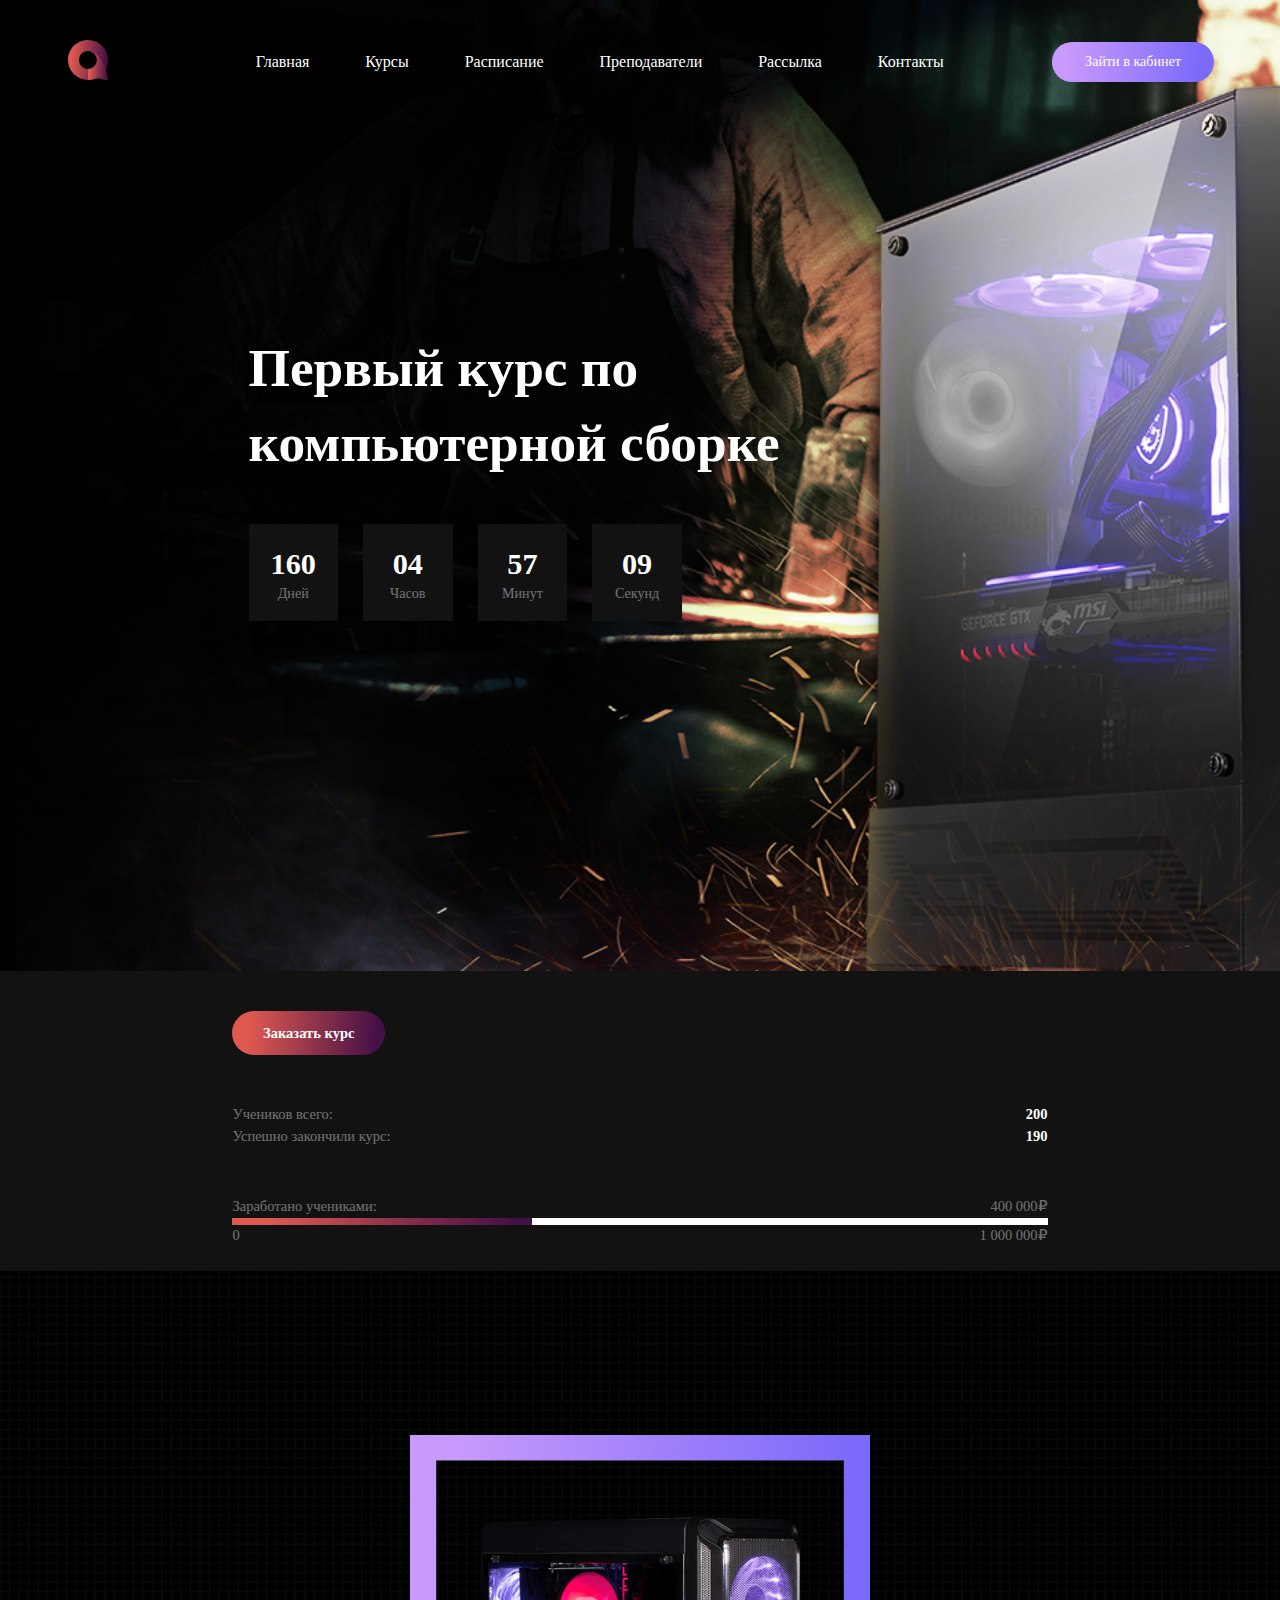
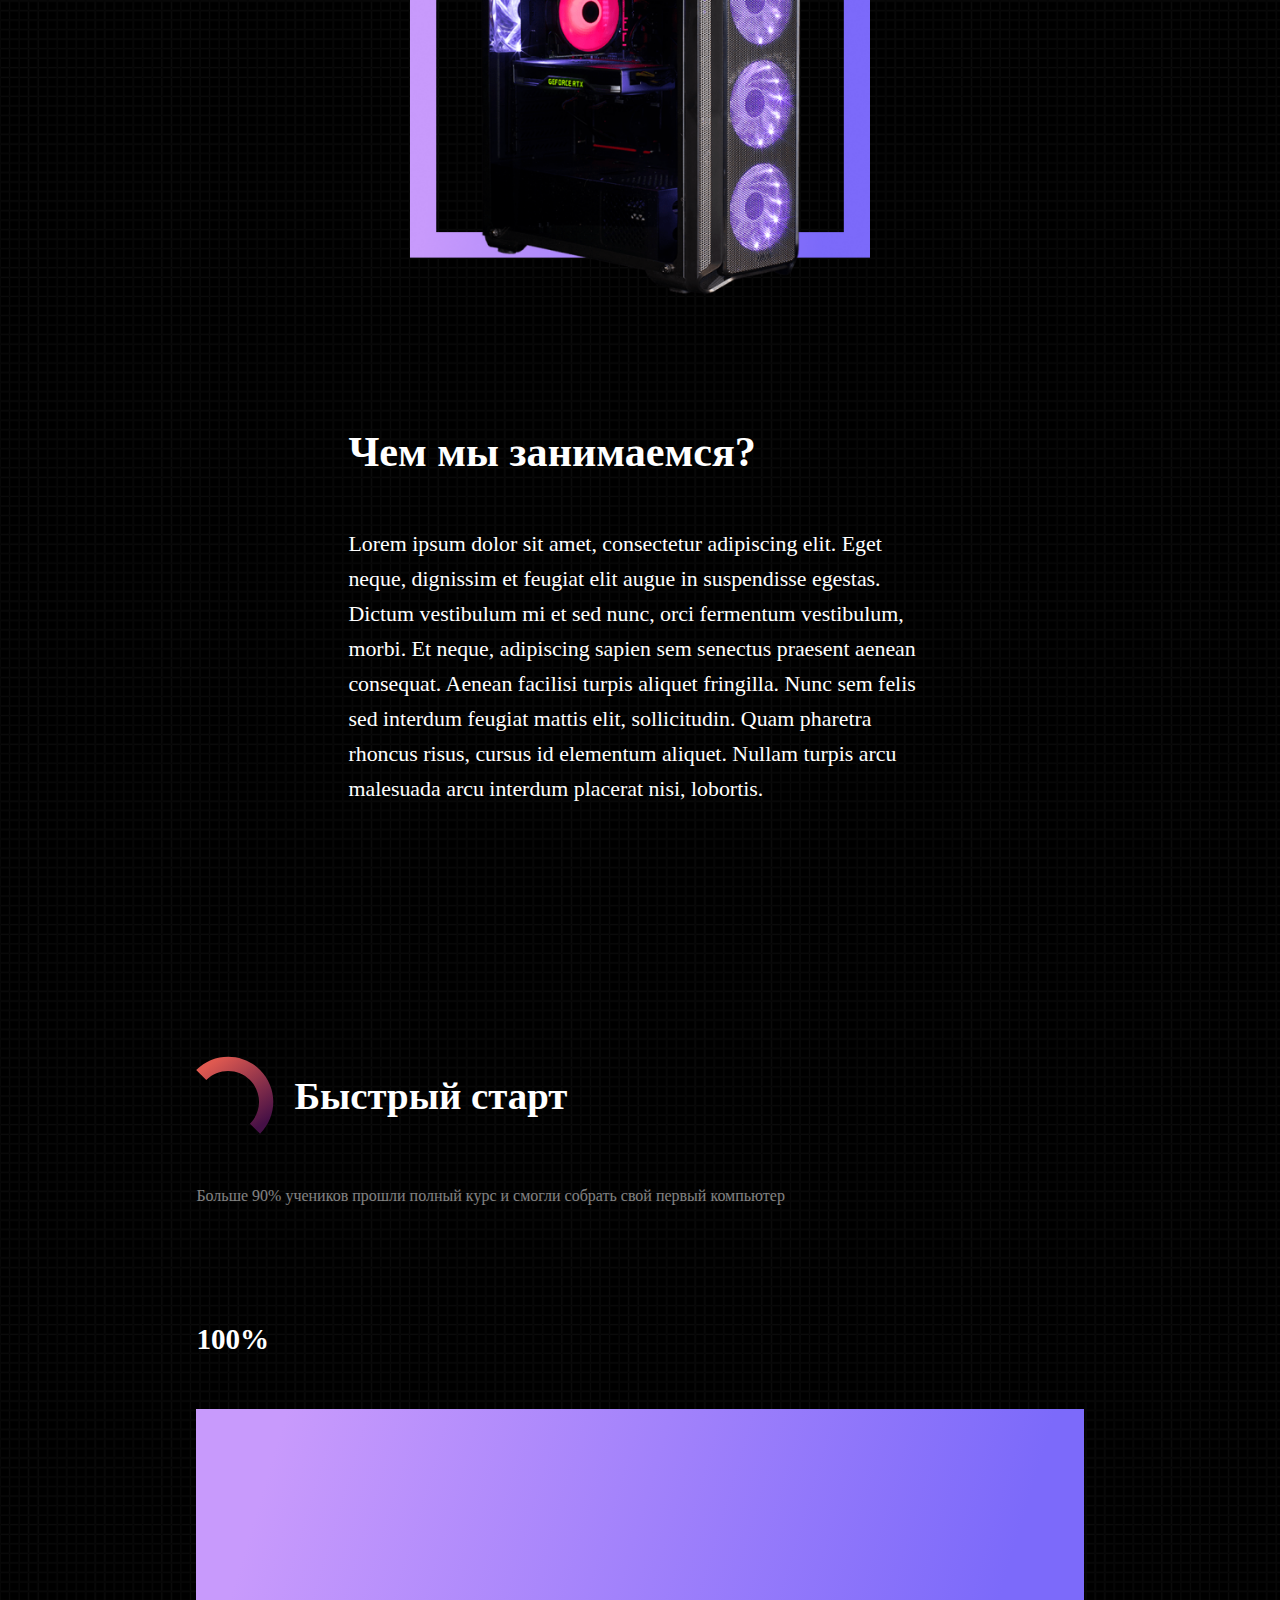
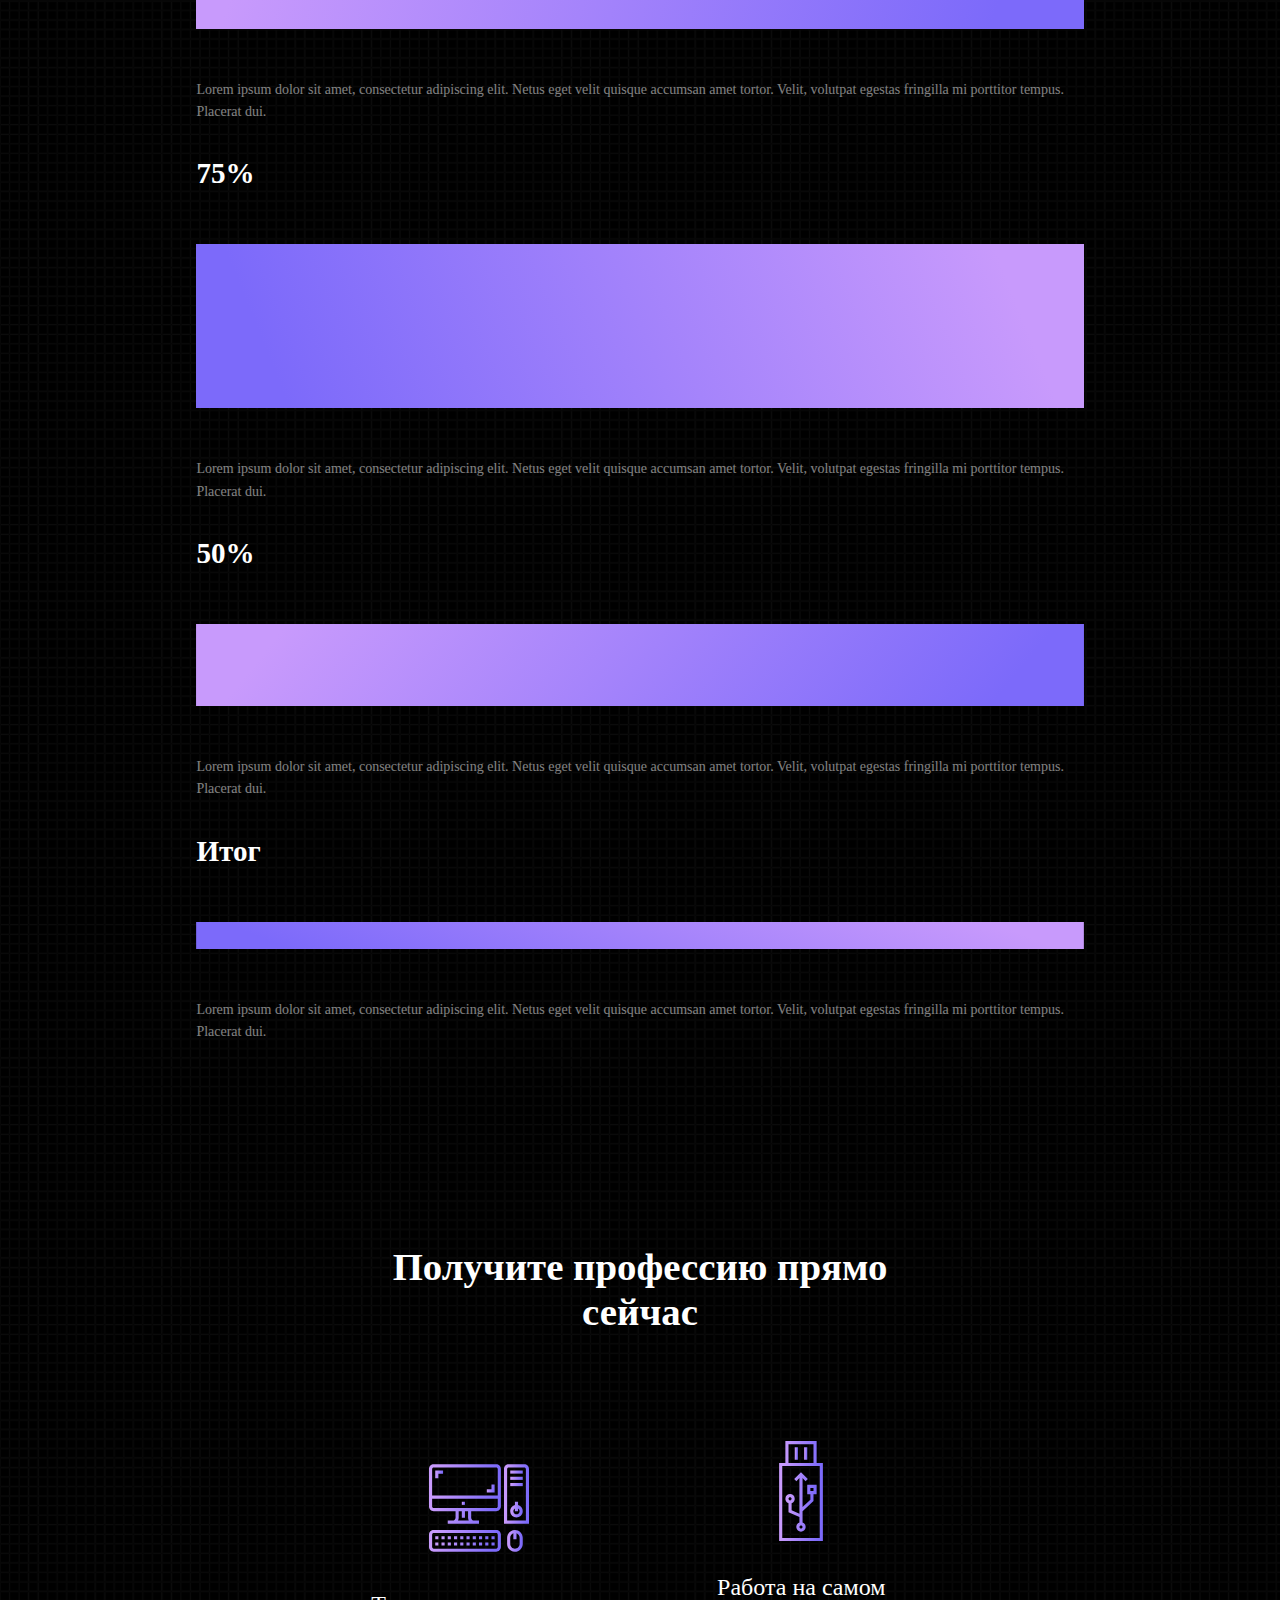
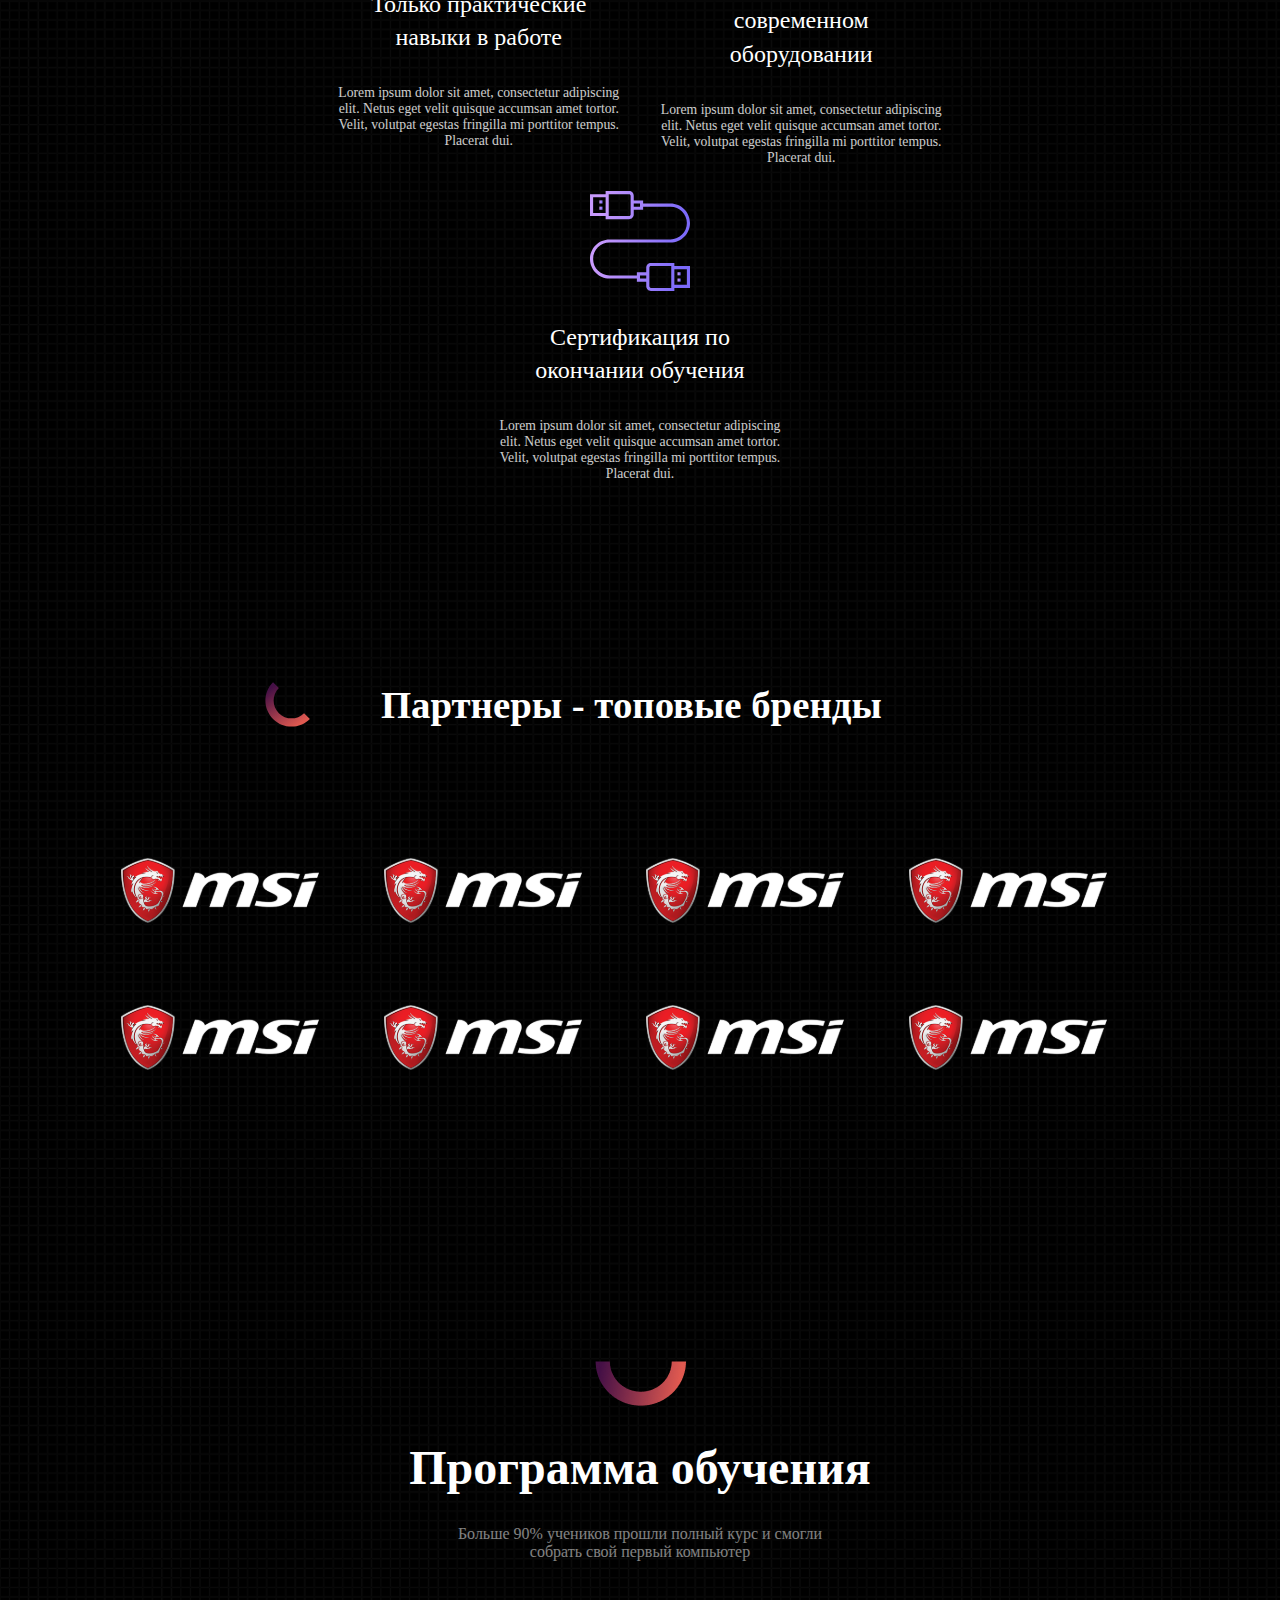
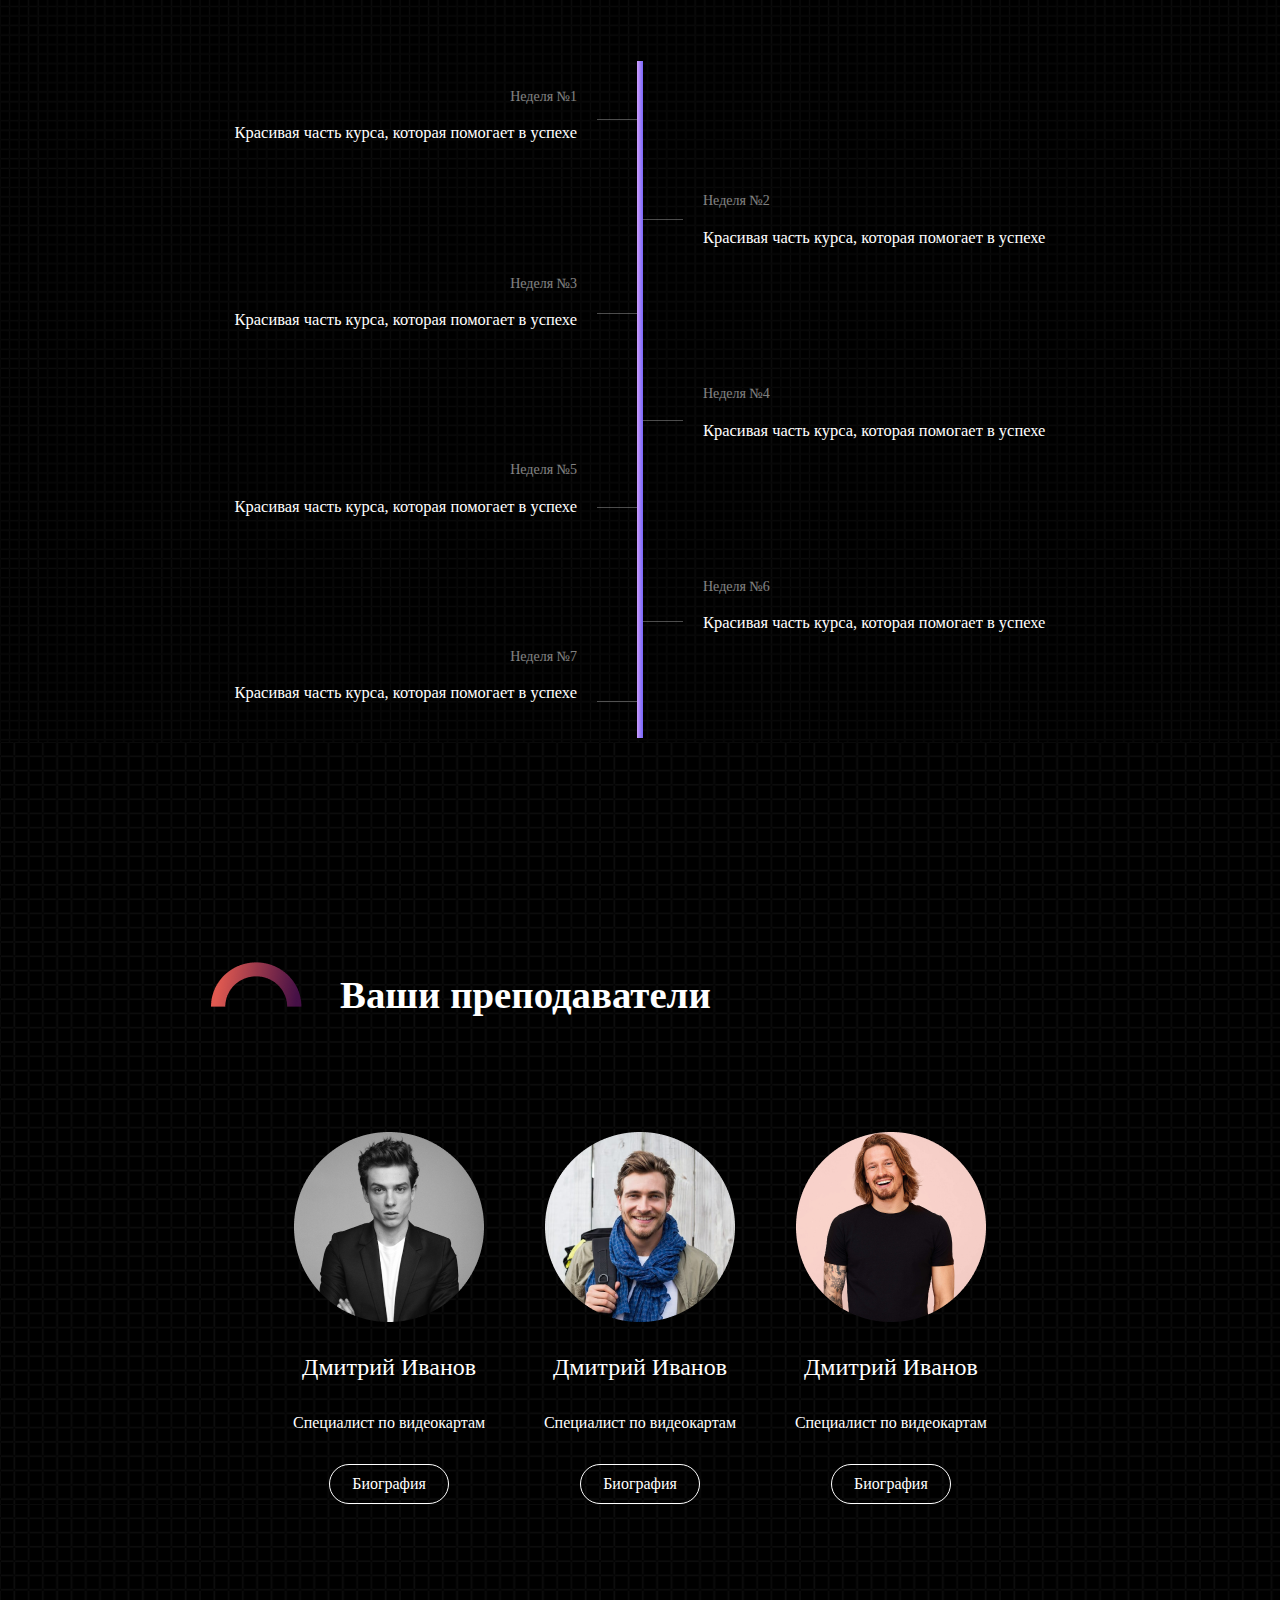
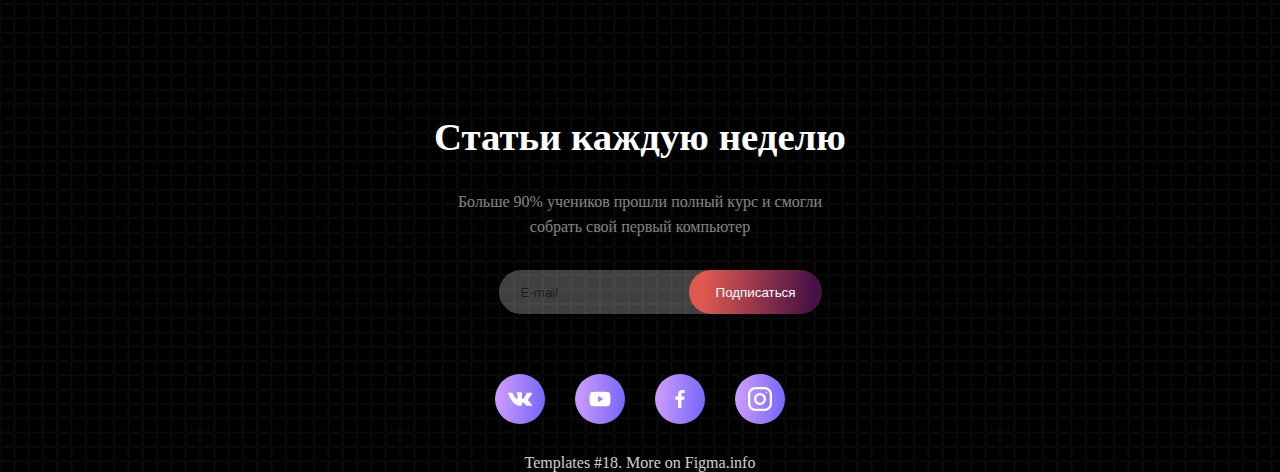
<file: Task/index.html>
<!DOCTYPE html>
<html lang="en">

<head>
    <meta charset="UTF-8">
    <meta http-equiv="X-UA-Compatible" content="IE=edge">
    <meta name="viewport" content="width=device-width, initial-scale=1.0">
    <title>Document</title>
    <link rel="stylesheet" href="styles/style.css">
</head>

<body id="appBody">
    <header class="header" id="id0">
        <div class="bg__image">
        </div>
        <nav class="navbar">
            <div class="navbar__logo">
                <img src="./assets/logo.svg" alt="logo">
            </div>
            <div class="navbar__items">
                <ul class="navbar__items__list">
                </ul>
            </div>
            <div class="navbar__button">
                <button class="button__item">Зайти в кабинет</button>
            </div>
            <div class="menu__icon">
                <span></span><span></span><span></span>
            </div>
        </nav>
    </header>
    <div class="div__input hidden">
        <button class="close__modal1">&times;</button>
        <p class="text">Вход</p>
        <p class="email">Электронный адрес</p>
        <form>
            <input type="email" placeholder="Введите адрес электронной почты" class="input__email" name="email">
            <p class="error"></p>
            <p class="password">Пароль</p>
            <input type="password" placeholder="Введите свой пароль" class="input__password" name="password">
            <button class="input__button">Войти</button>
        </form>
        <span class="create__new__account">У вас нет аккаунта? </span> <a href="#" class="create__new__account__link">
            Создать новый аккаунт</a>
    </div>

    <section class="first__course" id="id1">
        <p class="text__first__course">
            Первый курс
            по компьютерной сборке
        </p>
        <div class="timer">
            <div class="time">
                <p class="days timer__items__p"></p>
                <small class="timer__items__span">Дней</small>
            </div>
            <div class="time">
                <p class="hours timer__items__p"></p>
                <small class="timer__items__span">Часов</small>
            </div>
            <div class="time">
                <p class="minutes timer__items__p"></p>
                <small class="timer__items__span">Минут</small>
            </div>
            <div class="time">
                <p class="seconds timer__items__p"></p>
                <small class="timer__items__span">Секунд</small>
            </div>
        </div>
    </section>


    <section class="order__course" id="id1">
        <div class="order__course__btn">
            <button class="order__course__btn__text"><a href="./main.html" target="_blank">Заказать
                    курс</a></button>
        </div>
        <div class="students">
            <div class="students__item">
                <span class="order__course__text1">Учеников всего:</span>
                <span class="order__course__text2">200</span>
            </div>
            <div class="students__item">
                <span class="order__course__text1">Успешно закончили курс:</span>
                <span class="order__course__text2">190</span>
            </div>
        </div>
        <div class="order__course__earned">
            <div class="order__course__earned__up">
                <span class="earned__by__students order__course__text1">Заработано учениками:</span>
                <span class="order__course__text1">400 000₽</span>
            </div>
            <div class="scale">
                <div class="scale__left"></div>
                <div class="scale__right"></div>
            </div>
            <div class="money">
                <span class="money__start order__course__text1">0</span>
                <span class="money__end order__course__text1">1 000 000₽</span>
            </div>
        </div>
    </section>

    <section class="what__we__do" id="id2">
        <div class="image__square">
            <img src="./assets/about__img.png" alt="" class="img">
        </div>
        <div class="what__we__do__text">
            <p class="text__up">Чем мы занимаемся?</p>
            <p class="text__down">
                Lorem ipsum dolor sit amet, consectetur adipiscing elit. Eget neque, dignissim et
                feugiat elit augue in suspendisse egestas. Dictum vestibulum mi et sed nunc, orci fermentum
                vestibulum, morbi. Et neque, adipiscing sapien sem senectus praesent aenean consequat. Aenean
                facilisi turpis aliquet fringilla. Nunc sem felis sed interdum feugiat mattis elit, sollicitudin.
                Quam pharetra rhoncus risus, cursus id elementum aliquet. Nullam turpis arcu malesuada arcu interdum
                placerat nisi, lobortis.
            </p>
        </div>
    </section>

    <section class="contanier">
        <div class="quick__start">
            <div class="quick__start__header">
                <img src="./assets/quick_start_logo.svg" alt="Logo Part" class="quick__start__logo__part" />
                <span>Быстрый старт</span>
            </div>
            <span>
                Больше 90% учеников прошли полный курс и смогли собрать свой первый
                компьютер
            </span>
            <div class="quick__start__statistics">
                <div class="quick__start__statistics__items">
                    <span class="statistic__num__row">100%</span>
                    <img id="graph_first_line" src="./assets/graph_first_line.svg" alt="graph lines" />
                    <span class="statistics__description__text">Lorem ipsum dolor sit amet, consectetur adipiscing elit.
                        Netus
                        eget velit quisque accumsan amet tortor. Velit, volutpat egestas
                        fringilla mi porttitor tempus. Placerat dui.</span>
                </div>


                <div class="quick__start__statistics__items">
                    <span class="statistic__num__row">75%</span>
                    <img id="graph_first_line" src="./assets/graph_second_line.svg" alt="graph lines" />
                    <span class="statistics__description__text">Lorem ipsum dolor sit amet, consectetur adipiscing elit.
                        Netus
                        eget velit quisque accumsan amet tortor. Velit, volutpat egestas
                        fringilla mi porttitor tempus. Placerat dui.</span>
                </div>


                <div class="quick__start__statistics__items">
                    <span class="statistic__num__row">50%</span>
                    <img id="graph_first_line" src="./assets/graph_third_line.svg" alt="graph lines" />
                    <span class="statistics__description__text">Lorem ipsum dolor sit amet, consectetur adipiscing elit.
                        Netus
                        eget velit quisque accumsan amet tortor. Velit, volutpat egestas
                        fringilla mi porttitor tempus. Placerat dui.</span>
                </div>


                <div class="quick__start__statistics__items">
                    <span class="statistic__num__row">Итог</span>
                    <img id="graph_first_line" src="./assets/graph_forth_line.svg" alt="graph lines" />
                    <span class="statistics__description__text">Lorem ipsum dolor sit amet, consectetur adipiscing elit.
                        Netus
                        eget velit quisque accumsan amet tortor. Velit, volutpat egestas
                        fringilla mi porttitor tempus. Placerat dui.</span>
                </div>

            </div>

        </div>
        <div class="get__your__work">
            <div class="get__your__work__header">
                <span>Получите профессию прямо сейчас</span>
            </div>
            <div class="get__your__work__items">
                <div class="get__your__work__item">
                    <img src="./assets/comp_logo.svg" alt="Logo" class="get__your__work__logo" />
                    <span class="get__your__work__item__span">Только практические навыки в работе</span>
                    <span class="get__your__work__lorem">Lorem ipsum dolor sit amet, consectetur adipiscing elit. Netus
                        eget
                        velit quisque accumsan amet tortor. Velit, volutpat egestas
                        fringilla mi porttitor tempus. Placerat dui.</span>
                </div>
                <div class="get__your__work__item">
                    <img src="./assets/flesh_logo.svg" alt="Logo" class="get__your__work__logo" />
                    <span class="get__your__work__item__span">Работа на самом современном оборудовании</span>
                    <span class="get__your__work__lorem">Lorem ipsum dolor sit amet, consectetur adipiscing elit. Netus
                        eget
                        velit quisque accumsan amet tortor. Velit, volutpat egestas
                        fringilla mi porttitor tempus. Placerat dui.</span>
                </div>
                <div class="get__your__work__item">
                    <img src="./assets/usb_logo.svg" alt="Logo" class="get__your__work__logo" />
                    <span class="get__your__work__item__span">Сертификация по окончании обучения</span>
                    <span class="get__your__work__lorem">Lorem ipsum dolor sit amet, consectetur adipiscing elit. Netus
                        eget
                        velit quisque accumsan amet tortor. Velit, volutpat egestas
                        fringilla mi porttitor tempus. Placerat dui.</span>
                </div>

            </div>
        </div>
        <div class="coworkers__brends">
            <div class="coworkers__brends__header">
                <img src="./assets/quick_start_logo.svg" alt="" />
                <span>Партнеры - топовые бренды</span>
            </div>
            <div class="brand">
                <div class="brand__items">
                    <img src="./assets/msi_logo.svg" alt="">
                </div>
                <div class="brand__items">
                    <img src="./assets/msi_logo.svg" alt="">
                </div>
                <div class="brand__items">
                    <img src="./assets/msi_logo.svg" alt="">
                </div>
                <div class="brand__items">
                    <img src="./assets/msi_logo.svg" alt="">
                </div>
                <div class="brand__items">
                    <img src="./assets/msi_logo.svg" alt="">
                </div>
                <div class="brand__items">
                    <img src="./assets/msi_logo.svg" alt="">
                </div>
                <div class="brand__items">
                    <img src="./assets/msi_logo.svg" alt="">
                </div>
                <div class="brand__items">
                    <img src="./assets/msi_logo.svg" alt="">
                </div>
            </div>
        </div>
    </section>

    <section class="container__">

        <div class="container1">
            <div class="arrow">
                <img src="./assets/arrow.png">
            </div>
            <div class="title">
                <span> Программа обучения</span>
            </div>
            <div>
                <p class="text">
                    Больше 90% учеников прошли полный курс и смогли <br> собрать свой первый компьютер </br>
                </p>
            </div>
        </div>

        <div class="container2">

            <div class="info_section1">

                <div>
                    <div class="shabat1">Неделя №1</div>
                    <div class="text1">Красивая часть курса, которая помогает в успехе</div>
                </div>

                <div>
                    <div class="shabat1">Неделя №3</div>
                    <div class="text1">Красивая часть курса, которая помогает в успехе</div>
                </div>

                <div>
                    <div class="shabat1">Неделя №5</div>
                    <div class="text1">Красивая часть курса, которая помогает в успехе</div>
                </div>

                <div>
                    <div class="shabat1">Неделя №7</div>
                    <div class="text1">Красивая часть курса, которая помогает в успехе</div>
                </div>
            </div>


            <div class="info_section2">
                <img class="line1" src="./assets/Line 5.png">
                <img class="line1" src="./assets/Line 5.png">
                <img class="line1" src="./assets/Line 5.png">
                <img class="line1" src="./assets/Line 5.png">
            </div>

            <div class="info_section3">
                <img src="./assets/timeline.png">
            </div>

            <div class="info_section4">
                <img class="line2" src="./assets/Line 5.png">
                <img class="line3" src="./assets/Line 5.png">
                <img class="line4" src="./assets/Line 5.png">
            </div>

            <div class="info_section5">

                <div>
                    <div class="shabat2">Неделя №2</div>
                    <div class="text2">Красивая часть курса, которая помогает в успехе</div>
                </div>

                <div>
                    <div class="shabat2">Неделя №4</div>
                    <div class="text2">Красивая часть курса, которая помогает в успехе</div>
                </div>

                <div>
                    <div class="shabat2">Неделя №6</div>
                    <div class="text2">Красивая часть курса, которая помогает в успехе</div>
                </div>

            </div>

        </div>

    </section>


    <section class="teachers__section">
        <div class="teachers">

            <div class="ellipse">
                <img src="./assets/Ellipse 1 (Stroke).png" alt="Ellipse">
            </div>
            <div class="teacher_text">
                <p>Ваши преподаватели</p>
            </div>
        </div>
        <div class="teacher_items">
            <div class="each_items">
                <img src="./assets/person1.png" alt="First">
                <p class="each_item_name">Дмитрий Иванов</p>
                <p class="each_item_bio">Специалист по видеокартам</p>
                <button class="teachers_btn">Биография</button>
            </div>
            <div class="each_items">
                <img src="./assets/person2.png" alt="Second">
                <p class="each_item_name">Дмитрий Иванов</p>
                <p class="each_item_bio">Специалист по видеокартам</p>
                <button class="teachers_btn">Биография</button>
            </div>
            <div class="each_items">
                <img src="./assets/person3.png" alt="Third">
                <p class="each_item_name">Дмитрий Иванов</p>
                <p class="each_item_bio">Специалист по видеокартам</p>
                <button class="teachers_btn">Биография</button>
            </div>
        </div>
    </section>



    <footer class="footer">
        <div class="footer_week">
            <p>Статьи каждую неделю</p>
        </div>
        <div class="footer_text">
            <p>Больше 90% учеников прошли полный курс и смогли<br> собрать свой первый компьютер</p>
        </div>
        <div class="footer_email_and_btn">
            <input type="email" class="footer_email" placeholder="E-mail">
            <button class="footer_email_btn"> Подписаться </button>
        </div>
        <p class="footer__error__text"></p>
        <div class="footer_apps">
            <div class="footer_apps_ellipse">
                <img src="./assets/VK.svg" alt="VK">
            </div>
            <div class="footer_apps_ellipse">
                <img src="./assets/Youtube.svg" alt="Youtube">
            </div>
            <div class="footer_apps_ellipse">
                <img src="./assets/Facebook.svg" alt="Facebook">
            </div>
            <div class="footer_apps_ellipse">
                <img src="./assets/instagram.svg" alt="Instagram">
            </div>
        </div>
        <div class="footer_end">
            <p>Templates #18. More on Figma.info</p>
        </div>
    </footer>

    <div class="overlay hidden"></div>
    <script src="./JS/script.js"></script>
</body>

</html>
</file>
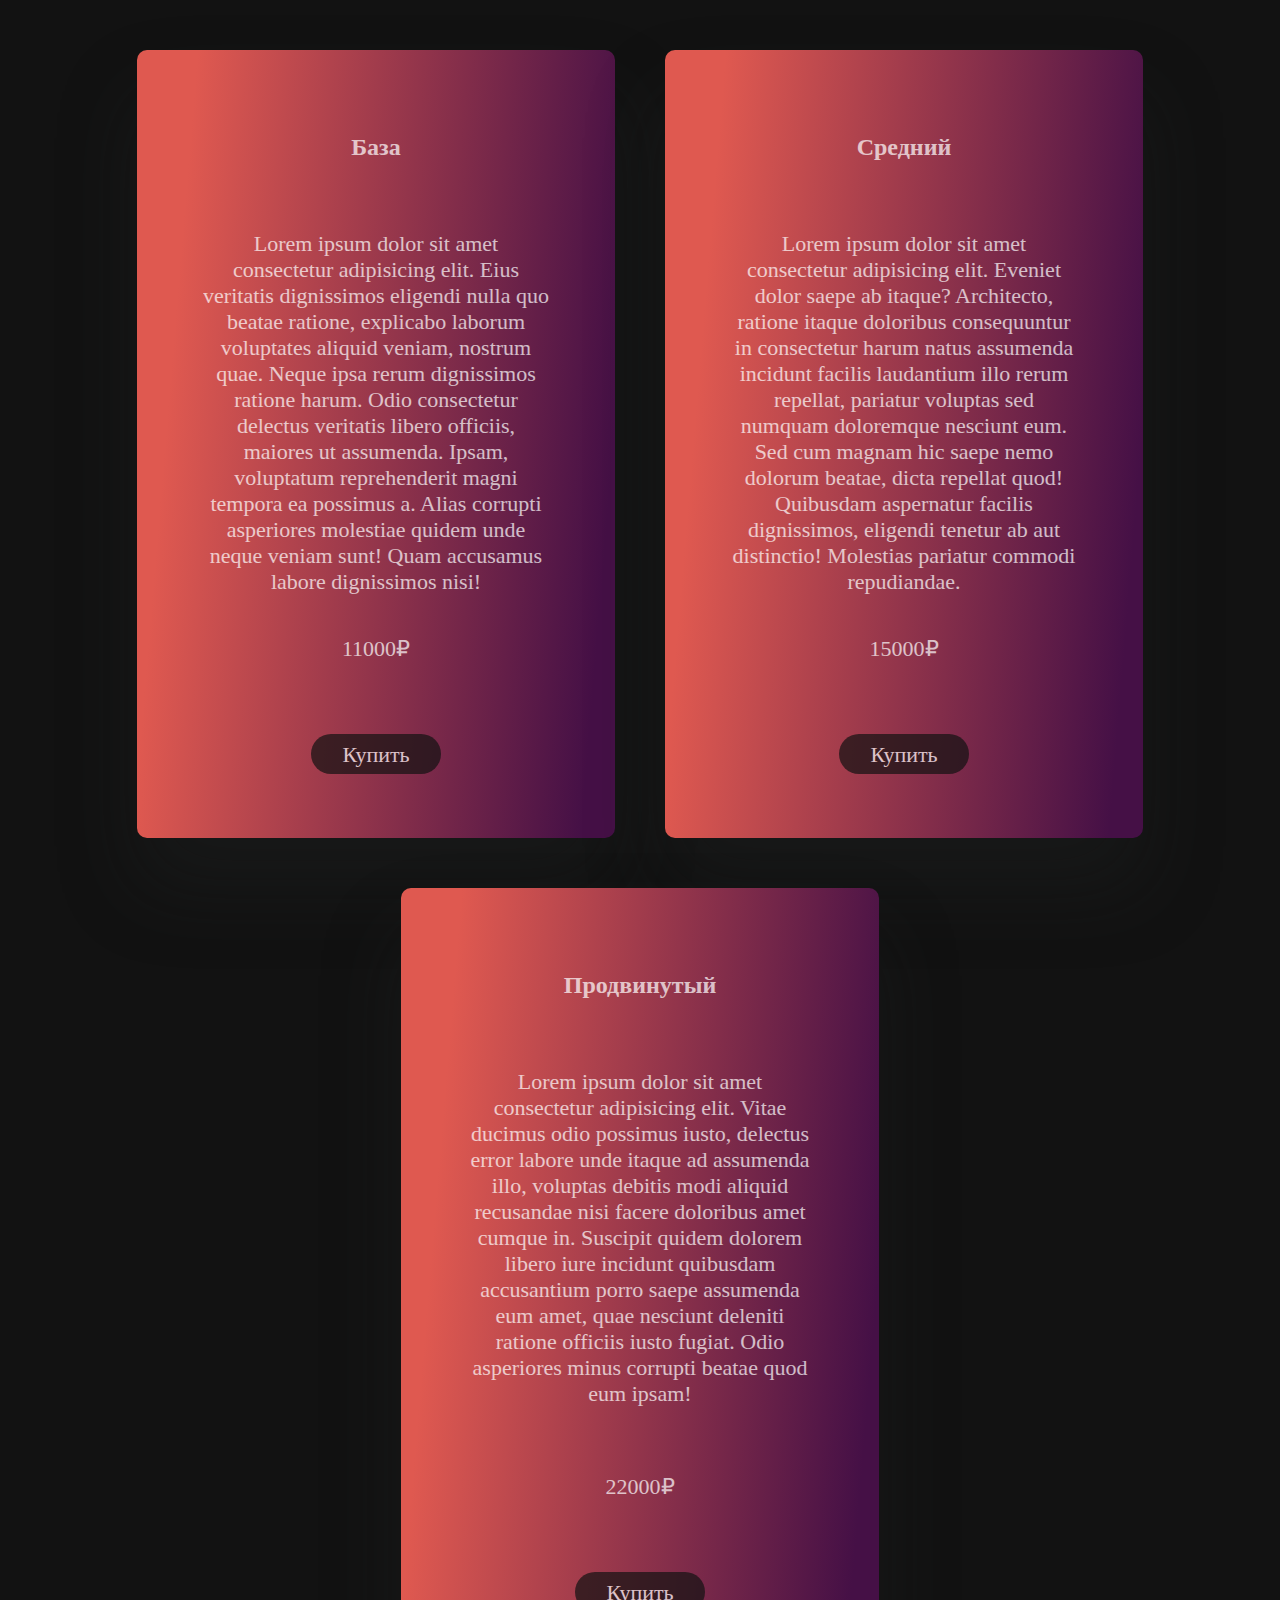
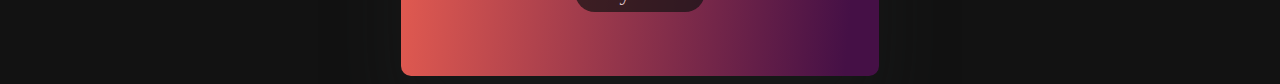
<file: Task/main.html>
<!DOCTYPE html>
<html lang="en">

<head>
    <meta charset="UTF-8">
    <meta http-equiv="X-UA-Compatible" content="IE=edge">
    <meta name="viewport" content="width=device-width, initial-scale=1.0">
    <title>Document</title>
    <link rel="stylesheet" href="styles/main.css">
</head>

<body>
    <div class="courses">
        <div class="courses__items">
            <div class="courses__items__content">
                <h2 class="courses__title">База</h2>
                <span class="courses__text">
                    Lorem ipsum dolor sit amet consectetur adipisicing elit. Eius veritatis dignissimos eligendi
                    nulla quo beatae ratione, explicabo laborum voluptates aliquid veniam, nostrum quae. Neque ipsa
                    rerum dignissimos ratione harum. Odio consectetur delectus veritatis libero officiis, maiores ut
                    assumenda. Ipsam, voluptatum reprehenderit magni tempora ea possimus a. Alias corrupti
                    asperiores molestiae quidem unde neque veniam sunt! Quam accusamus labore dignissimos nisi!
                </span>
            </div>
            <div class="courses__price">
                <p>11000₽</p>
            </div>
            <div class="courses__items__button">
                <button class="button__buy">Купить</button>
            </div>
        </div>
        <div class="courses__items">
            <div class="courses__items__content">
                <h2 class="courses__title">Средний</h2>
                <span class="courses__text">
                    Lorem ipsum dolor sit amet consectetur adipisicing elit. Eveniet dolor saepe ab itaque?
                    Architecto, ratione itaque doloribus consequuntur in consectetur harum natus assumenda incidunt
                    facilis laudantium illo rerum repellat, pariatur voluptas sed numquam doloremque nesciunt eum.
                    Sed cum magnam hic saepe nemo dolorum beatae, dicta repellat quod! Quibusdam aspernatur facilis
                    dignissimos, eligendi tenetur ab aut distinctio! Molestias pariatur commodi repudiandae.
                </span>
            </div>
            <div class="courses__price">
                <p>15000₽</p>
            </div>
            <div class="courses__items__button">
                <button class="button__buy">Купить</button>
            </div>
        </div>
        <div class="courses__items">
            <div class="courses__items__content">
                <h2 class="courses__title">Продвинутый</h2>
                <span class="courses__text">
                    Lorem ipsum dolor sit amet consectetur adipisicing elit. Vitae ducimus odio possimus iusto,
                    delectus error labore unde itaque ad assumenda illo, voluptas debitis modi aliquid recusandae
                    nisi facere doloribus amet cumque in. Suscipit quidem dolorem libero iure incidunt quibusdam
                    accusantium porro saepe assumenda eum amet, quae nesciunt deleniti ratione officiis iusto
                    fugiat. Odio asperiores minus corrupti beatae quod eum ipsam!
                </span>
            </div>
            <div class="courses__price">
                <p>22000₽</p>
            </div>
            <div class="courses__items__button">
                <button class="button__buy">Купить</button>
            </div>
        </div>
    </div>
</body>

</html>
</file>
<file: Task/styles/style.css>
* {
  margin: 0;
  border: 0;
  box-sizing: border-box;
}

.input__button:disabled,
.input__button[disabled] {
  border: 1px solid #999999;
  background-color: #817f7f;
  color: #666666;
  cursor: no-drop;
}

.stop-scroll {
  margin: 0;
  height: 100%;
  overflow: hidden;
}

.bg__image {
  position: absolute;
  z-index: -1;
  width: 100%;
  height: clamp(32.125rem, 22.235rem + 56.52vw, 78.75rem);
  background: url("../assets/background.svg") center center/cover no-repeat;
}

.navbar {
  display: flex;
  justify-content: space-between;
  align-items: center;
  padding-top: 40px;
  padding-left: clamp(1.875rem, 1.212rem + 3.79vw, 5rem);
  padding-right: clamp(1.25rem, 0.455rem + 4.55vw, 5rem);
}
@media (max-width: 700px) {
  .navbar {
    gap: clamp(3.125rem, 2.462rem + 3.79vw, 6.25rem);
  }
}

@media (max-width: 1196px) {
  .navbar__items {
    position: absolute;
    top: 0;
    left: -100%;
    height: 100vh;
    width: 80%;
    background-color: #000000;
    display: flex;
    overflow: auto;
    padding: 20px 0;
    transition: left 0.2s;
  }
  .navbar__items._active {
    left: 0;
  }
}

.navbar__items__list {
  list-style-type: none;
  display: flex;
  gap: 56px;
}
@media (max-width: 1196px) {
  .navbar__items__list {
    flex-direction: column;
    margin: auto;
  }
}

.menu__icon {
  display: none;
}
@media (max-width: 1196px) {
  .menu__icon {
    display: block;
    height: 18px;
    width: 30px;
    position: relative;
    cursor: pointer;
    z-index: 0;
  }
  .menu__icon span {
    transition: all 0.3s ease 0s;
    top: calc(50% - 1px);
    left: 0;
    position: absolute;
    width: 100%;
    height: 2px;
    background-color: #fff;
  }
  .menu__icon span:first-child {
    top: 0;
  }
  .menu__icon span:last-child {
    top: auto;
    bottom: 0;
  }
  .menu__icon._active span {
    transform: scale(0);
  }
  .menu__icon._active span:first-child {
    transform: rotate(-45deg);
    top: calc(50% - 1px);
  }
  .menu__icon._active span:last-child {
    transform: rotate(45deg);
    bottom: calc(50% - 1px);
  }
}

a {
  text-decoration: none;
  cursor: pointer;
}

.items {
  font-family: "Roboto";
  font-size: 16px;
  text-align: center;
  color: #FFFFFF;
}
.items:before {
  content: "";
  position: absolute;
  bottom: -5px;
  left: 0;
  right: 0;
  background-color: #ffffff;
  height: 3px;
  opacity: 0;
  visibility: hidden;
  transition: opacity 0.2s;
}
@media (any-hover: hover) {
  .items:hover {
    color: #ffffff;
  }
  .items:hover:before {
    opacity: 1;
    visibility: visible;
  }
}

.navbar__button {
  background: linear-gradient(94.26deg, #C89AFC 9.51%, #7C6AFA 90.23%);
  border-radius: 50px;
  width: clamp(6.25rem, 5.15rem + 6.29vw, 11.438rem);
  height: clamp(1.875rem, 1.689rem + 1.06vw, 2.75rem);
  display: flex;
  justify-content: center;
  text-align: end;
}

.button__item {
  color: white;
  background-color: transparent;
  font-family: "Roboto";
  font-size: clamp(0.5rem, 0.394rem + 0.61vw, 1rem);
  line-height: 150%;
  cursor: pointer;
}

.first__course {
  padding-top: clamp(11.25rem, 10.057rem + 6.82vw, 16.875rem);
  padding-left: clamp(3.125rem, -0.348rem + 19.85vw, 19.5rem);
}

.text__first__course {
  font-family: "Roboto";
  font-weight: 700;
  font-size: clamp(1.25rem, 0.667rem + 3.33vw, 4rem);
  line-height: 140%;
  color: #FFFFFF;
  width: clamp(12.5rem, 5.871rem + 37.88vw, 43.75rem);
}

.timer {
  display: inline-flex;
  gap: clamp(0.625rem, 0.36rem + 1.52vw, 1.875rem);
  margin-top: clamp(1.25rem, 0.852rem + 2.27vw, 3.125rem);
}

.timer__items__p {
  font-family: "Roboto";
  font-weight: 700;
  font-size: clamp(0.75rem, 0.432rem + 1.82vw, 2.25rem);
  line-height: 140%;
  color: #FFFFFF;
}

.time {
  display: flex;
  flex-direction: column;
  justify-content: center;
  align-items: center;
  background: #121212;
  width: clamp(3.125rem, 2.436rem + 3.94vw, 6.375rem);
  height: clamp(3.125rem, 2.303rem + 4.7vw, 7rem);
}

.timer__items__span {
  font-family: "Roboto";
  font-size: clamp(0.5rem, 0.394rem + 0.61vw, 1rem);
  text-align: center;
  color: #FFFFFF;
  opacity: 0.4;
}

.hidden {
  display: none;
}

.div__input {
  position: absolute;
  top: 60%;
  left: 50%;
  transform: translate(-50%, -50%);
  width: clamp(15.625rem, 9.688rem + 29.69vw, 39.375rem);
  background-color: #ffffff;
  padding: 3rem;
  border-radius: 5px;
  box-shadow: 0 3rem 5rem rgba(0, 0, 0, 0.3);
  z-index: 10;
}

input {
  width: 100%;
  height: clamp(2.188rem, 1.953rem + 1.17vw, 3.125rem);
  display: inline-block;
  border-radius: 7px;
  cursor: pointer;
}

.close__modal1 {
  position: absolute;
  top: 20px;
  right: clamp(1.25rem, 1.016rem + 1.17vw, 2.188rem);
  font-size: clamp(1.25rem, 1.016rem + 1.17vw, 2.188rem);
  color: rgba(189, 204, 233, 0.95);
  cursor: pointer;
  border: none;
  background: none;
}

.text {
  font-size: clamp(1.25rem, 1.016rem + 1.17vw, 2.188rem);
  color: #000000;
  text-decoration: none;
  padding-bottom: 20px;
  text-align: center;
}
@media (max-width: 738px) {
  .text {
    display: none;
  }
}

.email {
  color: #000000;
  margin-bottom: 20px;
  padding-top: 20px;
  font-size: clamp(0.938rem, 0.703rem + 1.17vw, 1.875rem);
}

.input__email {
  border: none;
  background: linear-gradient(94.26deg, #C89AFC 9.51%, #7C6AFA 90.23%);
  color: #FFFFFF;
  padding: 12px 15px;
  font-size: 18px;
}

.error {
  color: #DF5950;
  padding-top: 5px;
  font-size: 18px;
}

.input__email::-moz-placeholder {
  padding-left: 10px;
  font-size: clamp(0.625rem, 0.469rem + 0.78vw, 1.25rem);
  color: #FFFFFF;
}

.input__email:-ms-input-placeholder {
  padding-left: 10px;
  font-size: clamp(0.625rem, 0.469rem + 0.78vw, 1.25rem);
  color: #FFFFFF;
}

.input__email::placeholder {
  padding-left: 10px;
  font-size: clamp(0.625rem, 0.469rem + 0.78vw, 1.25rem);
  color: #FFFFFF;
}

.password {
  color: #000000;
  margin-bottom: 20px;
  margin-top: 20px;
  font-size: clamp(0.938rem, 0.703rem + 1.17vw, 1.875rem);
}

.input__password {
  background: linear-gradient(94.26deg, #C89AFC 9.51%, #7C6AFA 90.23%);
  border: none;
  color: #FFFFFF;
  padding: 12px 15px;
  font-size: 18px;
}

.input__password::-moz-placeholder {
  padding-left: 10px;
  font-size: clamp(0.625rem, 0.469rem + 0.78vw, 1.25rem);
  color: #FFFFFF;
}

.input__password:-ms-input-placeholder {
  padding-left: 10px;
  font-size: clamp(0.625rem, 0.469rem + 0.78vw, 1.25rem);
  color: #FFFFFF;
}

.input__password::placeholder {
  padding-left: 10px;
  font-size: clamp(0.625rem, 0.469rem + 0.78vw, 1.25rem);
  color: #FFFFFF;
}

.input__button {
  background: #9991cc;
  margin-top: 50px;
  border: none;
  color: #ffffff;
  font-size: clamp(0.875rem, 0.806rem + 0.44vw, 1.25rem);
  width: 100%;
  height: clamp(2.188rem, 1.953rem + 1.17vw, 3.125rem);
  display: inline-block;
  border-radius: 7px;
  cursor: pointer;
  margin-bottom: 15px;
  line-height: 5px;
}

.create__new__account {
  font-size: clamp(0.938rem, 0.833rem + 0.67vw, 1.5rem);
  color: #000000;
}

.overlay {
  position: absolute;
  top: 0;
  left: 0;
  width: 100%;
  height: 100%;
  background-color: rgba(39, 36, 40, 0.6);
  -webkit-backdrop-filter: blur(3px);
          backdrop-filter: blur(3px);
  z-index: 0;
}

.order__course__btn__text a {
  text-decoration: none;
  color: rgb(255, 255, 255);
}

.create__new__account__link {
  font-size: clamp(0.938rem, 0.833rem + 0.67vw, 1.5rem);
  color: #9991cc;
  opacity: 0.7;
}

.order__course {
  width: 100%;
  margin-top: clamp(6.25rem, 1.875rem + 25vw, 26.875rem);
  height: 130px;
  background: #121212;
  display: flex;
  justify-content: space-between;
  align-items: center;
  padding-left: clamp(6.25rem, 3.796rem + 15.7vw, 19.5rem);
  padding-right: clamp(6.25rem, 3.796rem + 15.7vw, 19.5rem);
  padding-top: 16px;
  gap: clamp(1.25rem, 0.903rem + 2.22vw, 3.125rem);
}
@media (max-width: 1861px) {
  .order__course {
    display: grid;
    grid-template-columns: 1fr 1fr;
    justify-content: center;
    gap: 0px;
    height: 300px;
  }
}
@media (max-width: 1586px) {
  .order__course {
    display: inline-grid;
    grid-template-columns: 1fr;
    justify-content: center;
  }
}

.order__course__btn {
  width: clamp(6.25rem, 5.451rem + 5.11vw, 10.563rem);
  height: 44px;
  background: linear-gradient(94.78deg, #DF5950 11.19%, #451046 93.72%);
  border-radius: 50px;
  display: flex;
  justify-content: center;
  align-items: center;
}
@media (max-width: 1564px) {
  .order__course__btn {
    display: inline-flex;
  }
}

.order__course__btn__text {
  font-family: "Roboto";
  font-weight: 700;
  font-size: clamp(0.625rem, 0.556rem + 0.44vw, 1rem);
  line-height: 150%;
  text-align: center;
  color: #FFFFFF;
  order: 0;
  flex-grow: 0;
  background: transparent;
  cursor: pointer;
}

.students__item {
  display: flex;
  justify-content: space-between;
  gap: clamp(1.25rem, 0.903rem + 2.22vw, 3.125rem);
}

.order__course__text1 {
  font-family: "Roboto";
  font-size: clamp(0.625rem, 0.556rem + 0.44vw, 1rem);
  line-height: 150%;
  color: #FFFFFF;
  opacity: 0.4;
}

.order__course__text2 {
  font-family: "Roboto";
  font-style: normal;
  font-weight: 700;
  font-size: clamp(0.625rem, 0.556rem + 0.44vw, 1rem);
  line-height: 150%;
  color: #FFFFFF;
}

.order__course__earned__up {
  display: flex;
  justify-content: space-between;
  gap: clamp(3.125rem, 2.546rem + 3.7vw, 6.25rem);
}

.money {
  display: flex;
  justify-content: space-between;
  gap: clamp(3.125rem, 2.546rem + 3.7vw, 6.25rem);
}

.scale {
  width: 714px;
  display: flex;
}
@media (max-width: 1586px) {
  .scale {
    background-color: #fff;
    width: clamp(13.75rem, 4.722rem + 57.78vw, 62.5rem);
  }
}

.scale__left {
  width: 300px;
  height: 7px;
  background: linear-gradient(94.78deg, #DF5950 11.19%, #451046 93.72%);
}

.scale__right {
  width: 414px;
  height: 7px;
  background-color: #fff;
}

.what__we__do {
  background: url("../assets/bgc.svg") center center/cover;
  display: flex;
  justify-content: center;
  gap: clamp(5rem, 4.218rem + 4.47vw, 8.688rem);
}
@media (max-width: 1357px) {
  .what__we__do {
    flex-direction: column;
    align-items: center;
  }
}

.img {
  width: clamp(15.625rem, 11.966rem + 20.91vw, 32.875rem);
  height: clamp(15.625rem, 11.966rem + 20.91vw, 32.875rem);
}

.image__square {
  padding-top: clamp(3.125rem, 1.136rem + 11.36vw, 12.5rem);
}

.what__we__do__text {
  padding-top: clamp(4.375rem, 1.737rem + 15.08vw, 16.813rem);
}
@media (max-width: 645px) {
  .what__we__do__text {
    margin-left: 20px;
  }
}
@media (max-width: 1357px) {
  .what__we__do__text {
    padding-top: 0;
  }
}

.text__up {
  font-family: "Roboto";
  font-weight: 700;
  font-size: clamp(1.5rem, 1.182rem + 1.82vw, 3rem);
  line-height: 140%;
  color: #FFFFFF;
  width: clamp(15.625rem, 12.284rem + 19.09vw, 31.375rem);
}

.text__down {
  padding-top: 45px;
  width: clamp(13.75rem, 8.241rem + 35.26vw, 43.5rem);
  font-family: "Roboto";
  font-size: clamp(0.75rem, 0.6rem + 0.96vw, 1.563rem);
  line-height: 160%;
  color: #FFFFFF;
}

.contanier {
  background: url("../assets/bgc.svg") center center/cover;
  padding-top: clamp(7.5rem, 6.636rem + 4.94vw, 12.5rem);
}

.quick__start {
  margin-top: 80px;
  padding-left: clamp(0.625rem, -2.637rem + 18.64vw, 19.5rem);
  padding-right: clamp(0.625rem, -2.637rem + 18.64vw, 19.5rem);
}

.quick__start__header {
  display: flex;
  flex-direction: row;
  gap: 20px;
  align-items: center;
  margin-bottom: 49px;
}

.quick__start__header > span {
  font-family: "Roboto";
  font-weight: 700;
  font-size: clamp(1.5rem, 1.241rem + 1.48vw, 3rem);
  color: #ffffff;
}

.quick__start > span {
  margin-top: 49px;
  width: clamp(12.5rem, 7.705rem + 23.98vw, 25.688rem);
  font-family: "Roboto";
  font-size: 16px;
  line-height: 160%;
  color: #ffffff;
  opacity: 0.5;
  margin-bottom: 80px;
}

.quick__start__statistics {
  margin-top: 80px;
  display: grid;
  grid-template-columns: 1fr 1fr 1fr 1fr;
  align-items: center;
}
@media (max-width: 1646px) {
  .quick__start__statistics {
    grid-template-columns: 1fr;
  }
}

.quick__start__statistics__items {
  display: flex;
  flex-direction: column;
  gap: 50px;
}
@media (max-width: 1646px) {
  .quick__start__statistics__items {
    margin-top: 30px;
  }
}

.statistic__num__row {
  font-family: "Roboto";
  font-style: normal;
  font-weight: 700;
  font-size: clamp(1.125rem, 0.931rem + 1.11vw, 2.25rem);
  line-height: 140%;
  color: #FFFFFF;
}

.graph_first_line {
  margin-top: 20px;
  width: clamp(3.75rem, 0.898rem + 16.3vw, 20.25rem);
  height: 80px;
}

.statistics__description__text {
  font-family: "Roboto";
  font-style: normal;
  font-weight: 400;
  font-size: 14px;
  line-height: 160%;
  color: #FFFFFF;
  opacity: 0.5;
}

.get__your__work {
  display: flex;
  flex-direction: column;
  margin-top: 200px;
}

.get__your__work__header {
  display: flex;
  justify-content: center;
  align-items: center;
}

.get__your__work__header > span {
  width: clamp(15.625rem, 9.576rem + 34.57vw, 50.625rem);
  height: 67px;
  font-family: "Roboto";
  font-weight: 700;
  font-size: clamp(1.5rem, 1.241rem + 1.48vw, 3rem);
  text-align: center;
  color: #ffffff;
}

.get__your__work__items {
  display: flex;
  justify-content: space-between;
  padding-top: 130px;
  margin-left: clamp(7.5rem, 5.296rem + 12.59vw, 20.25rem);
  margin-right: clamp(7.5rem, 5.296rem + 12.59vw, 20.25rem);
}
@media (max-width: 1590px) {
  .get__your__work__items {
    flex-wrap: wrap;
    gap: 25px;
    justify-content: center;
  }
}

.get__your__work__item {
  display: flex;
  flex-direction: column;
  justify-content: center;
  align-items: center;
  gap: 30px;
}

.get__your__work__logo {
  width: 100px;
  height: 100px;
}

.get__your__work__item__span {
  font-family: "Roboto";
  font-style: normal;
  font-weight: 500;
  font-size: 24px;
  line-height: 140%;
  text-align: center;
  color: #FFFFFF;
  width: clamp(9.375rem, 7.755rem + 9.26vw, 18.75rem);
}

.get__your__work__lorem {
  width: clamp(12.5rem, 10.793rem + 9.75vw, 22.375rem);
  font-family: "Roboto";
  font-size: clamp(0.625rem, 0.56rem + 0.37vw, 1rem);
  text-align: center;
  color: #ffffff;
  opacity: 0.8;
}

.coworkers__brends {
  display: flex;
  flex-direction: column;
  padding-top: 200px;
  margin-left: clamp(7.5rem, 5.296rem + 12.59vw, 20.25rem);
  margin-right: clamp(7.5rem, 5.296rem + 12.59vw, 20.25rem);
}

.coworkers__brends__header {
  display: flex;
  flex-direction: row;
  align-items: center;
  gap: 52px;
}

.coworkers__brends__header > img {
  width: clamp(4.375rem, 4.148rem + 1.3vw, 5.688rem);
  height: 45px;
  transform: rotate(-180deg);
}
@media (max-width: 1017px) {
  .coworkers__brends__header > img {
    display: none;
  }
}

.coworkers__brends__header > span {
  font-family: "Roboto";
  font-style: normal;
  font-weight: 700;
  font-size: clamp(1.5rem, 1.241rem + 1.48vw, 3rem);
  color: #ffffff;
  text-align: center;
}

.brand {
  display: grid;
  grid-template-columns: 1fr 1fr 1fr 1fr;
  gap: 20px;
  justify-content: center;
  margin-left: clamp(0.625rem, -2.767rem + 19.38vw, 20.25rem);
  margin-right: clamp(1.875rem, -1.301rem + 18.15vw, 20.25rem);
  margin-top: 117px;
}
@media (max-width: 1057px) {
  .brand {
    grid-template-columns: 1fr 1fr 1fr;
    gap: 20px;
  }
}
@media (max-width: 1057px) {
  .brand {
    grid-template-columns: 1fr 1fr;
    gap: 20px;
  }
}
@media (max-width: 741px) {
  .brand {
    grid-template-columns: 1fr;
    gap: 20px;
  }
}

.brand__items {
  width: clamp(9.375rem, 7.755rem + 9.26vw, 18.75rem);
  height: clamp(5.625rem, 4.977rem + 3.7vw, 9.375rem);
}

.first_row_items {
  border-bottom: 1px solid #ddd;
}

.border__takers {
  border-right: 1px solid #ddd;
}

.container__ {
  width: 100%;
  background: url("../assets/bgc.svg") center center/cover;
}

.container1 {
  padding-top: clamp(6.25rem, 3rem + 16.25vw, 15.188rem);
  display: flex;
  flex-direction: column;
}

.arrow {
  width: 91px;
  margin: 0 auto;
}

.title {
  margin: 30px 0;
  font-family: "Roboto";
  font-weight: 700;
  font-size: clamp(1.5rem, 0.955rem + 2.73vw, 3rem);
  text-align: center;
  color: #FFFFFF;
}

.text {
  font-family: "Roboto";
  font-size: 16px;
  text-align: center;
  color: #FFFFFF;
  opacity: 0.5;
}

.container2 {
  display: flex;
  flex-direction: row;
  justify-content: center;
}

.info_section1 {
  display: flex;
  flex-direction: column;
  gap: 24px;
}

.shabat1 {
  margin-top: clamp(5.625rem, 5.36rem + 1.52vw, 6.875rem);
  font-family: "Roboto";
  font-size: 14px;
  line-height: 160%;
  text-align: right;
  color: #FFFFFF;
  opacity: 0.5;
}

.text1 {
  margin-top: 15px;
  font-family: "Roboto";
  font-size: clamp(0.75rem, 0.67rem + 0.45vw, 1.125rem);
  text-align: right;
  color: #FFFFFF;
}

.info_section2 {
  display: flex;
  flex-direction: column;
  gap: 55px;
  margin-left: 20px;
}

.line1 {
  margin-top: 138px;
}

.info_section3 {
  margin-top: 80px;
}

.info_section4 {
  display: flex;
  flex-direction: column;
  gap: 200px;
}

.line2 {
  margin-top: 238px;
}

.info_section5 {
  margin-top: 196px;
  margin-left: 20px;
  display: flex;
  flex-direction: column;
  gap: 122px;
}

.shabat2 {
  margin-top: clamp(0.563rem, 0.483rem + 0.45vw, 0.938rem);
  font-family: "Roboto";
  font-size: 14px;
  line-height: 160%;
  text-align: left;
  color: #FFFFFF;
  opacity: 0.5;
}

.text2 {
  margin-top: 15px;
  font-family: "Roboto";
  font-weight: 400;
  font-size: clamp(0.75rem, 0.67rem + 0.45vw, 1.125rem);
  text-align: left;
  color: #FFFFFF;
}

.teachers__section {
  background: url(../assets/bgc.svg);
  padding-top: 220px;
}

.teachers {
  margin-left: clamp(3.125rem, 0.306rem + 16.11vw, 19.438rem);
  position: relative;
  display: flex;
}

@media (max-width: 388px) {
  .ellipse {
    display: none;
  }
}

.teacher_text {
  position: absolute;
  color: white;
  font-family: "Roboto";
  font-weight: 700;
  font-size: clamp(1.5rem, 1.241rem + 1.48vw, 3rem);
  margin-left: 129px;
  margin-top: 10px;
}
@media (max-width: 388px) {
  .teacher_text {
    margin: 0;
  }
}

.teacher_items {
  margin-left: clamp(5rem, 1.273rem + 21.3vw, 26.563rem);
  margin-right: clamp(5rem, 1.273rem + 21.3vw, 26.563rem);
  margin-top: clamp(4.688rem, 3.877rem + 4.63vw, 9.375rem);
  display: flex;
  justify-content: space-between;
}

.each_items {
  display: flex;
  flex-direction: column;
  align-items: center;
  gap: clamp(1.25rem, 1.034rem + 1.23vw, 2.5rem);
}

.each_item_name {
  color: white;
  font-family: "Roboto";
  font-weight: 500;
  font-size: 24px;
}

.each_item_bio {
  color: white;
  font-family: "Roboto";
  font-weight: 400;
  font-size: 16px;
}

.teachers_btn {
  color: white;
  background: transparent;
  border: 1px solid white;
  border-radius: 50px;
  width: 120px;
  height: 40px;
  font-family: "Roboto";
  font-weight: 400;
  font-size: 16px;
  cursor: pointer;
}

.bio_text {
  color: white;
  text-align: center;
  font-size: clamp(0.625rem, 0.517rem + 0.62vw, 1.25rem);
  width: 150px;
}

.footer {
  background: url(../assets/bgc.svg);
  display: flex;
  flex-direction: column;
  align-items: center;
  justify-content: center;
  gap: 30px;
  padding-top: 210px;
}

.footer_week {
  color: white;
  font-family: "Roboto";
  font-weight: 700;
  font-size: clamp(1.5rem, 1.241rem + 1.48vw, 3rem);
}

.footer_text {
  color: white;
  font-family: "Roboto";
  font-style: normal;
  font-weight: 400;
  font-size: 16px;
  line-height: 160%;
  opacity: 0.5;
  text-align: center;
}

.footer_email_and_btn {
  display: flex;
  align-items: center;
  justify-content: center;
}

.footer_email {
  width: clamp(10.625rem, 8.648rem + 11.3vw, 22.063rem);
  height: 44px;
  background: white;
  opacity: 0.25;
  border-radius: 50px 0px 0px 50px;
  border: none;
}

.footer_email::-moz-placeholder {
  padding-left: 20px;
}

.footer_email:-ms-input-placeholder {
  padding-left: 20px;
}

.footer_email::placeholder {
  padding-left: 20px;
}

.footer_email_btn {
  position: absolute;
  background: linear-gradient(94.78deg, #DF5950 11.19%, #451046 93.72%);
  border-radius: 50px;
  width: clamp(5.625rem, 4.869rem + 4.32vw, 10rem);
  height: 44px;
  margin-left: clamp(7.5rem, 5.556rem + 11.11vw, 18.75rem);
  color: white;
}

.footer_apps {
  display: flex;
  gap: 30px;
}

.footer_apps_ellipse {
  height: 50px;
  width: 50px;
  border-radius: 50%;
  display: flex;
  align-items: center;
  justify-content: center;
  background: linear-gradient(94.26deg, #C89AFC 9.51%, #7C6AFA 90.23%);
}

.footer_end {
  font-family: "Roboto";
  font-size: 16px;
  color: #FFFFFF;
  opacity: 0.8;
}

.footer__error__text {
  color: red;
  font-size: 15px;
}

@media (max-width: 482px) {
  .teachers {
    grid-template-columns: 1fr;
  }
}
@media screen and (max-width: 1220px) {
  .teacher_items {
    flex-wrap: wrap;
    justify-content: center;
    gap: 30px;
  }
}
@media screen and (max-width: 412px) {
  .each_item_bio {
    text-align: center;
  }
}
.hidden {
  display: none;
}/*# sourceMappingURL=style.css.map */
</file>
<file: Task/styles/main.css>
body {
  background-color: #121212;
}

.courses {
  display: flex;
  gap: clamp(1.563rem, 0.994rem + 2.84vw, 3.125rem);
  justify-content: center;
  margin-top: 50px;
}
@media (max-width: 1672px) {
  .courses {
    flex-wrap: wrap;
    justify-content: center;
    align-items: center;
  }
}

.courses__items {
  background: linear-gradient(94.78deg, #DF5950 11.19%, #451046 93.72%);
  display: flex;
  flex-direction: column;
  align-items: center;
  gap: clamp(1.563rem, 0.994rem + 2.84vw, 3.125rem);
  padding: 4rem;
  box-shadow: 0 3rem 5rem rgba(38, 40, 40, 0.3);
  border-radius: 10px;
}

.courses__items__content {
  width: clamp(14.375rem, 11.648rem + 13.64vw, 21.875rem);
  height: clamp(25rem, 23.864rem + 5.68vw, 28.125rem);
  text-align: center;
}

.courses__title {
  padding-bottom: clamp(1.563rem, 0.994rem + 2.84vw, 3.125rem);
  color: #FFFFFF;
  opacity: 0.7;
}

.courses__text, .courses__price {
  font-size: clamp(0.938rem, 0.778rem + 0.8vw, 1.375rem);
  color: #FFFFFF;
  opacity: 0.7;
}

.button__buy {
  background-color: #121212;
  width: 130px;
  height: 40px;
  font-family: "Roboto";
  font-size: clamp(0.938rem, 0.778rem + 0.8vw, 1.375rem);
  line-height: 150%;
  text-align: center;
  color: #FFFFFF;
  cursor: pointer;
  border: 0;
  border-radius: 50px;
  opacity: 0.7;
}/*# sourceMappingURL=main.css.map */
</file>
